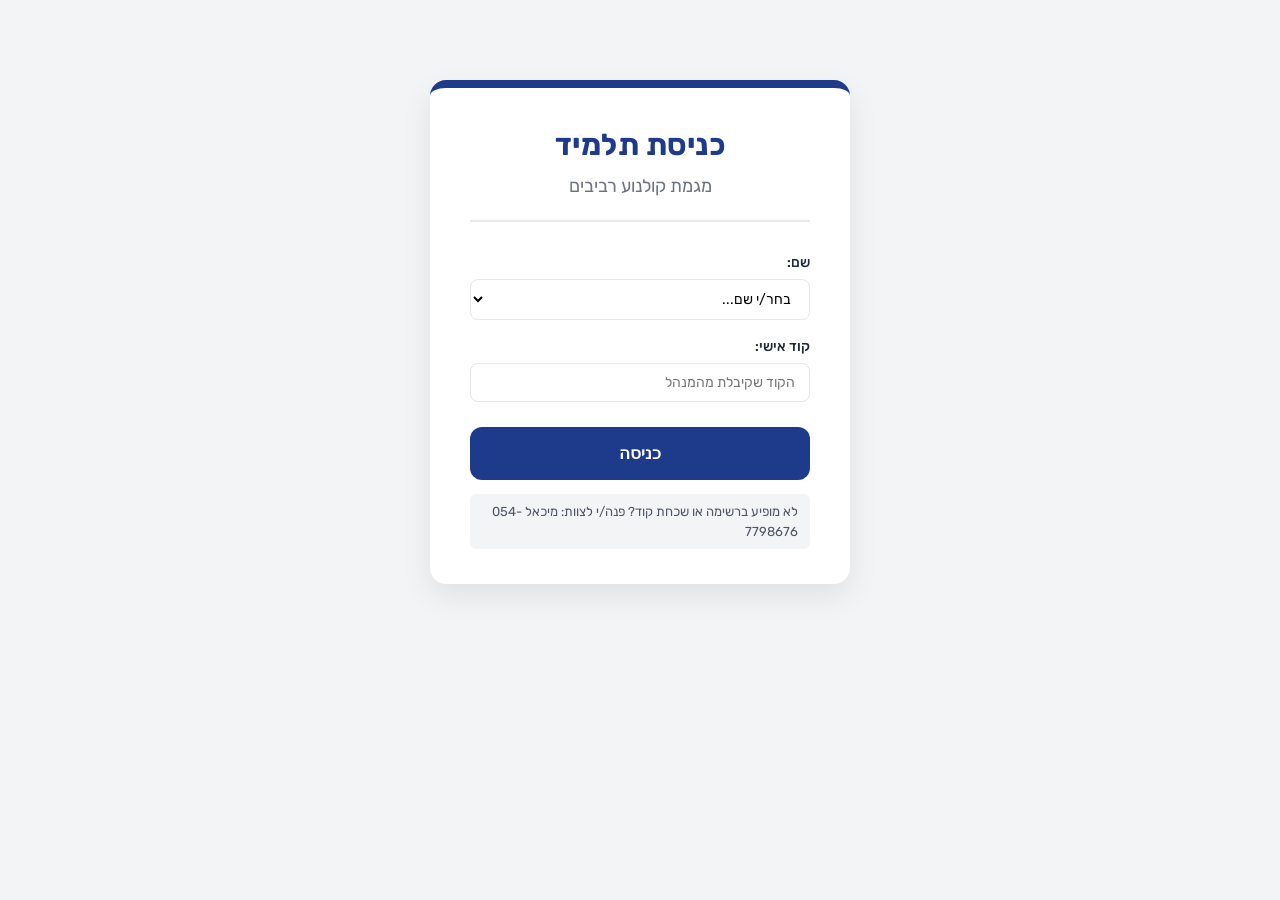
<file: index.html>
<!DOCTYPE html>
<html lang="he" dir="rtl">
<head>
<meta charset="UTF-8">
<meta name="viewport" content="width=device-width, initial-scale=1.0, maximum-scale=1.0, user-scalable=yes">
<title>טופס השאלת ציוד – מגמת קולנוע רביבים</title>
<link href="https://fonts.googleapis.com/css2?family=Rubik:wght@300;400;500;600;700&display=swap" rel="stylesheet">
<link rel="stylesheet" href="css/style.css">
</head>
<body>

<!-- מסך כניסה -->
<div class="container login-box" id="loginScreen">
  <div class="header-section">
    <h1>כניסת תלמיד</h1>
    <h2>מגמת קולנוע רביבים</h2>
  </div>
  <div class="form-group">
    <label>שם:</label>
    <select id="loginName">
      <option value="" selected>בחר/י שם...</option>
    </select>
  </div>
  <div class="form-group">
    <label>קוד אישי:</label>
    <input type="password" id="loginCode" placeholder="הקוד שקיבלת מהמנהל" inputmode="numeric">
  </div>
  <div id="loginError" class="note" style="display:none; color:#991b1b; background:#fee2e2;"></div>
  <button class="btn" id="btnLogin">כניסה</button>
  <p class="note" style="margin-top:14px;">לא מופיע ברשימה או שכחת קוד? פנה/י לצוות: מיכאל 054-7798676</p>
</div>

<!-- המסך הראשי -->
<div class="container" id="mainScreen" style="display:none;">

  <div class="header-section">
    <h1>טופס הזמנת ציוד</h1>
    <h2>מגמת קולנוע רביבים | תשפ״ו 2026</h2>
  </div>

  <div class="flex-row" style="align-items:center;">
    <div style="flex:1;">שלום, <strong id="welcomeName"></strong> (<span id="welcomeClass"></span>)</div>
    <button class="btn btn-secondary btn-small" id="btnLogout">התנתקות</button>
  </div>

  <!-- האזהרות והסנקציות שלי -->
  <div class="equipment-category">
    <div class="category-header">⚠️ האזהרות והסנקציות שלי</div>
    <div style="padding:16px;" id="mySanctionsBox">
      <p class="note">טוען...</p>
    </div>
  </div>

  <!-- הבקשות שלי -->
  <div class="equipment-category">
    <div class="category-header">📋 הבקשות שלי</div>
    <div style="padding:16px;" id="myRequests">
      <p class="note">טוען...</p>
    </div>
  </div>

  <hr>

  <!-- פרטי ההפקה -->
  <div class="flex-row">
    <div class="flex-col">
      <div class="section-title">פרטי ההפקה</div>
      <div class="form-group">
        <label>טלפון ליצירת קשר:</label>
        <input type="tel" id="phone" placeholder="05X-XXXXXXX">
      </div>
    </div>
    <div class="flex-col">
      <div class="section-title">מועדי שאלה</div>
      <div class="form-group">
        <label>תאריך ושעת איסוף:</label>
        <input type="datetime-local" id="pickup">
      </div>
      <div class="form-group">
        <label>תאריך ושעת החזרה:</label>
        <input type="datetime-local" id="returnDate">
      </div>
      <div class="note"><strong>צוות אחראי:</strong> מיכאל 054-7798676 | גוש עציון 23, ראשל״צ</div>
    </div>
  </div>

  <div id="equipmentContainer"></div>

  <div class="flex-row" style="margin-top: 10px;">
    <div class="flex-col" style="flex:1;">
      <div class="form-group">
        <label>הערות נוספות / בקשות מיוחדות:</label>
        <input type="text" id="notes" placeholder="לדוגמה: עדשה נוספת, כבל מיוחד...">
      </div>
    </div>
  </div>

  <div class="equip-item" style="border:1px solid var(--border); padding:14px; align-items:flex-start;">
    <input type="checkbox" id="agreeRules" style="margin-top:3px;">
    <label for="agreeRules" style="font-weight:500;">
      קראתי את <a href="#" id="rulesLink" target="_blank">תקנון השאלת ציוד</a> ואני מתחייב/ת לפעול לפיו.
      ידוע לי שהפרת התקנון עלולה לגרור אזהרה או השעיה מהשאלת ציוד.
    </label>
  </div>

  <div id="suspendedNotice" class="note" style="display:none; color:#991b1b; background:#fee2e2; margin-top:14px;"></div>
  <div id="submitError" class="note" style="display:none; color:#991b1b; background:#fee2e2;"></div>
  <button class="btn" id="btnSubmit">📤 שליחת בקשה</button>
</div>

<script src="config.js"></script>
<script src="js/items.js"></script>
<script src="js/github-api.js"></script>
<script src="js/availability.js"></script>
<script>
const LS_STUDENT = "kolnoa_student";
const LS_MY_REQUESTS = "kolnoa_my_requests";

let inventory = {};
let bookings = [];
let sanctions = [];
let student = null;

function studentKeyOf(name, code) {
  return (name.trim().replace(/\s+/g, "-") + "_" + code.trim());
}

// מציג תאריכים בפורמט יום/חודש/שנה, במקום ISO גולמי (YYYY-MM-DD).
function fmtDate(iso) {
  if (!iso) return "";
  const [y, m, d] = iso.slice(0, 10).split("-");
  return `${d}.${m}.${y}`;
}

function loadMyRequestIds() {
  try { return JSON.parse(localStorage.getItem(LS_MY_REQUESTS) || "[]"); } catch (e) { return []; }
}
function saveMyRequestId(num) {
  const list = loadMyRequestIds();
  if (!list.includes(num)) { list.push(num); localStorage.setItem(LS_MY_REQUESTS, JSON.stringify(list)); }
}

async function init() {
  const saved = localStorage.getItem(LS_STUDENT);
  if (saved) {
    student = JSON.parse(saved);
    showMain();
  } else {
    await populateStudentSelect();
    document.getElementById("loginScreen").style.display = "block";
  }
}

async function populateStudentSelect() {
  const res = await fetch("data/students.json");
  const data = await res.json();
  const sel = document.getElementById("loginName");
  data.students.forEach(s => {
    const opt = document.createElement("option");
    opt.value = JSON.stringify(s);
    opt.textContent = `${s.name} (${s.class})`;
    sel.appendChild(opt);
  });
  window._studentsList = data.students;
}

document.getElementById("btnLogin").addEventListener("click", async () => {
  const sel = document.getElementById("loginName");
  const code = document.getElementById("loginCode").value.trim();
  const err = document.getElementById("loginError");
  err.style.display = "none";

  if (!sel.value) { err.textContent = "יש לבחור שם."; err.style.display = "block"; return; }
  const chosen = JSON.parse(sel.value);

  if (!window._studentsList) await populateStudentSelect();
  const match = window._studentsList.find(s => s.name === chosen.name && s.code === code);
  if (!match) {
    err.textContent = "קוד שגוי. נסה/י שוב או פנה/י למנהל.";
    err.style.display = "block";
    return;
  }
  student = match;
  localStorage.setItem(LS_STUDENT, JSON.stringify(student));
  showMain();
});

document.getElementById("btnLogout").addEventListener("click", () => {
  localStorage.removeItem(LS_STUDENT);
  location.reload();
});

async function showMain() {
  document.getElementById("loginScreen").style.display = "none";
  document.getElementById("mainScreen").style.display = "block";
  document.getElementById("welcomeName").textContent = student.name;
  document.getElementById("welcomeClass").textContent = student.class;

  document.getElementById("rulesLink").href = RULES_DOC_URL;

  renderEquipment();
  await loadData();
  renderMySanctions();
  await renderMyRequests();
  checkSuspension();

  document.getElementById("pickup").addEventListener("change", updateAvailability);
  document.getElementById("returnDate").addEventListener("change", updateAvailability);
}

async function loadData() {
  const [invRes, bookRes, sancRes] = await Promise.all([
    fetch("data/inventory.json"),
    fetch("data/bookings.json"),
    fetch("data/sanctions.json")
  ]);
  inventory = await invRes.json();
  bookings = await bookRes.json();
  sanctions = await sancRes.json();
}

const SANCTION_CATEGORY_LABELS = {
  late_same_day: "איחור בהחזרה באותו יום",
  late_over_day: "איחור בהחזרה של יום ומעלה",
  damage: "נזק לציוד מרשלנות",
  loss: "אובדן ציוד",
  unauthorized_transfer: "העברת ציוד ללא אישור",
  other: "אחר"
};

// לפי הערת השוליים בסעיף 5.1: מעבר ל-3 אזהרות בשנת הלימודים -> יש לשקול הגבלה.
function schoolYearStart() {
  const now = new Date();
  const year = now.getMonth() >= 7 ? now.getFullYear() : now.getFullYear() - 1; // אוגוסט = תחילת שנה"ל
  return new Date(year, 7, 1);
}

function mySanctionsList() {
  const key = studentKeyOf(student.name, student.code);
  return sanctions.filter(s => s.studentKey === key);
}

function renderMySanctions() {
  const box = document.getElementById("mySanctionsBox");
  const mine = mySanctionsList();

  const start = schoolYearStart();
  const warningCount = mine.filter(s => s.type === "warning" && s.issuedAt && new Date(s.issuedAt) >= start).length;
  const counterHtml = `<div class="note" style="margin-bottom:12px; ${warningCount >= 3 ? "color:#991b1b; background:#fee2e2;" : "color:#6b7280; background:#f3f4f6;"}">
    ${warningCount}/3 אזהרות בשנת הלימודים הנוכחית${warningCount >= 3 ? " — עברת את המכסה, ייתכן שתידרש/י לפנייה למנהל" : ""}.
  </div>`;

  if (mine.length === 0) {
    box.innerHTML = counterHtml + `<p class="note">אין לך אזהרות או סנקציות רשומות. 🎉</p>`;
    return;
  }

  const sorted = [...mine].sort((a, b) => (b.issuedAt || "").localeCompare(a.issuedAt || ""));
  box.innerHTML = counterHtml + sorted.map(s => {
    const active = s.type === "suspension" && (!s.until || s.until >= todayLocalISO());
    return `<div class="request-card" ${active ? 'style="border-color:#991b1b;"' : ""}>
      <div class="top-row">
        <span>${s.type === "suspension" ? "⛔ השעיה" : "⚠️ אזהרה"}${active ? " (פעילה)" : ""}${s.until ? " — עד " + fmtDate(s.until) : ""}</span>
        <span class="note" style="padding:2px 6px;">${s.issuedAt ? new Date(s.issuedAt).toLocaleDateString("he-IL") : ""}</span>
      </div>
      <div style="margin-top:6px; font-size:13px;">
        ${SANCTION_CATEGORY_LABELS[s.category] || ""}${s.amount ? ` — לתשלום: ₪${s.amount}` : ""}${s.reason ? " — " + s.reason : ""}
      </div>
    </div>`;
  }).join("");
}

// תאריך "היום" לפי השעון המקומי (לא UTC) — כדי שהשעיה תיפתח בדיוק בחצות
// המקומית, ולא שעתיים-שלוש מאוחר יותר בגלל הפרש UTC.
function todayLocalISO() {
  const d = new Date();
  return new Date(d.getTime() - d.getTimezoneOffset() * 60000).toISOString().slice(0, 10);
}

function activeSuspension() {
  const key = studentKeyOf(student.name, student.code);
  const today = todayLocalISO();
  return sanctions.find(s => s.studentKey === key && s.type === "suspension" && (!s.until || s.until >= today));
}

function checkSuspension() {
  const notice = document.getElementById("suspendedNotice");
  const susp = activeSuspension();
  const submitBtn = document.getElementById("btnSubmit");
  if (susp) {
    notice.style.display = "block";
    notice.textContent = `⛔ יש לך השעיה פעילה מהשאלת ציוד${susp.until ? " עד " + fmtDate(susp.until) : ""}. סיבה: ${susp.reason || "—"}. לפנייה: מיכאל 054-7798676.`;
    submitBtn.disabled = true;
  } else {
    notice.style.display = "none";
    submitBtn.disabled = false;
  }
}

function renderEquipment() {
  const container = document.getElementById("equipmentContainer");
  container.innerHTML = "";
  EQUIPMENT_CATALOG.forEach(cat => {
    const catDiv = document.createElement("div");
    catDiv.className = "equipment-category";
    catDiv.innerHTML = `<div class="category-header">${cat.title}</div><div class="equipment-grid" id="grid_${cat.category}"></div>`;
    container.appendChild(catDiv);
    const grid = catDiv.querySelector(".equipment-grid");
    cat.items.forEach(item => {
      const div = document.createElement("div");
      div.className = "equip-item";
      div.id = "row_" + item.id;
      div.innerHTML = `
        <input type="checkbox" id="chk_${item.id}">
        <label for="chk_${item.id}">${item.name}</label>
        ${item.qtyField ? `<input type="number" class="qty-input" id="qty_${item.id}" min="1" value="1">` : ""}
        <span class="avail-note" id="avail_${item.id}"></span>
      `;
      grid.appendChild(div);
    });
  });
}

function updateAvailability() {
  const pickup = document.getElementById("pickup").value;
  const ret = document.getElementById("returnDate").value;
  EQUIPMENT_CATALOG.forEach(cat => cat.items.forEach(item => {
    const row = document.getElementById("row_" + item.id);
    const noteEl = document.getElementById("avail_" + item.id);
    const chk = document.getElementById("chk_" + item.id);
    const qtyInput = document.getElementById("qty_" + item.id);
    if (!pickup || !ret) { row.classList.remove("unavailable"); noteEl.textContent = ""; return; }

    const avail = availableQtyForItem(inventory, bookings, item.id, pickup, ret);
    row.classList.toggle("unavailable", avail <= 0);
    noteEl.className = "avail-note" + (avail <= 0 ? " none" : (avail <= 1 ? " low" : ""));
    noteEl.textContent = avail <= 0 ? "לא זמין בתאריכים אלו" : `זמין: ${avail}`;
    if (avail <= 0) { chk.checked = false; chk.disabled = true; } else { chk.disabled = false; }
    if (qtyInput) qtyInput.max = avail > 0 ? avail : 1;
  }));
}

function collectSelectedItems() {
  const items = [];
  EQUIPMENT_CATALOG.forEach(cat => cat.items.forEach(item => {
    const chk = document.getElementById("chk_" + item.id);
    if (chk && chk.checked) {
      const qtyInput = document.getElementById("qty_" + item.id);
      items.push({ id: item.id, name: item.name, qty: qtyInput ? Math.max(1, parseInt(qtyInput.value || "1", 10)) : 1 });
    }
  }));
  return items;
}

document.getElementById("btnSubmit").addEventListener("click", async () => {
  const errEl = document.getElementById("submitError");
  errEl.style.display = "none";

  const pickup = document.getElementById("pickup").value;
  const returnDate = document.getElementById("returnDate").value;
  const phone = document.getElementById("phone").value.trim();
  const notes = document.getElementById("notes").value.trim();
  const items = collectSelectedItems();

  if (!pickup || !returnDate) { errEl.textContent = "נא למלא תאריך ושעת איסוף והחזרה."; errEl.style.display = "block"; return; }
  if (new Date(returnDate) <= new Date(pickup)) { errEl.textContent = "תאריך ההחזרה חייב להיות אחרי תאריך האיסוף."; errEl.style.display = "block"; return; }
  if (items.length === 0) { errEl.textContent = "נא לבחור לפחות פריט ציוד אחד."; errEl.style.display = "block"; return; }
  if (activeSuspension()) { errEl.textContent = "יש לך השעיה פעילה — לא ניתן לשלוח בקשה. פנה/י למנהל."; errEl.style.display = "block"; return; }
  if (!document.getElementById("agreeRules").checked) { errEl.textContent = "יש לאשר שקראת את התקנון לפני שליחת הבקשה."; errEl.style.display = "block"; return; }

  const key = studentKeyOf(student.name, student.code);
  const agreedAt = new Date().toISOString();
  const itemsList = items.map(i => `- ${i.name}${i.qty > 1 ? " × " + i.qty : ""}`).join("\n");
  const title = `בקשת ציוד – ${student.name} (${student.class}) – ${pickup.replace("T", " ")}`;
  const body = [
    `**שם:** ${student.name}`,
    `**כיתה:** ${student.class}`,
    `**טלפון:** ${phone || "—"}`,
    `**איסוף:** ${pickup.replace("T", " ")}`,
    `**החזרה:** ${returnDate.replace("T", " ")}`,
    `**ציוד מבוקש:**`,
    itemsList,
    notes ? `**הערות:** ${notes}` : "",
    `✍️ ${student.name} אישר/ה בתאריך ${agreedAt} שקרא/ה את התקנון ומתחייב/ת לפעול לפיו.`,
    ``,
    `<!-- studentKey:${key} -->`,
    "```json",
    JSON.stringify({ studentKey: key, name: student.name, class: student.class, phone, pickup, return: returnDate, items, notes, agreedToRules: true, agreedAt }, null, 2),
    "```"
  ].filter(Boolean).join("\n\n");

  document.getElementById("btnSubmit").disabled = true;
  document.getElementById("btnSubmit").textContent = "שולח...";
  try {
    const issue = await createRequestIssue(GITHUB_BOT_TOKEN, { title, body });
    saveMyRequestId(issue.number);
    await renderMyRequests();
    document.getElementById("pickup").value = "";
    document.getElementById("returnDate").value = "";
    document.getElementById("notes").value = "";
    document.getElementById("agreeRules").checked = false;
    EQUIPMENT_CATALOG.forEach(cat => cat.items.forEach(item => {
      const chk = document.getElementById("chk_" + item.id);
      if (chk) chk.checked = false;
    }));
    alert(`הבקשה נשלחה בהצלחה! מספר בקשה #${issue.number}. תקבל/י עדכון כשהיא תיבדק.`);
  } catch (e) {
    errEl.textContent = "שגיאה בשליחת הבקשה: " + e.message;
    errEl.style.display = "block";
  } finally {
    document.getElementById("btnSubmit").disabled = false;
    document.getElementById("btnSubmit").textContent = "📤 שליחת בקשה";
  }
});

function statusOf(issue) {
  const labels = (issue.labels || []).map(l => (typeof l === "string" ? l : l.name));
  if (labels.includes("returned")) return { text: "הוחזר", cls: "status-returned" };
  if (labels.includes("rejected")) return { text: "נדחה", cls: "status-rejected" };
  if (labels.includes("approved")) return { text: "אושר ✅", cls: "status-approved" };
  return { text: "ממתין לאישור", cls: "status-pending" };
}

function showPickupForm(number) {
  const el = document.getElementById("pickupForm_" + number);
  if (el) el.style.display = el.style.display === "none" ? "block" : "none";
}

async function submitPickup(number) {
  const roles = ["director", "producer", "cinematographer", "editor", "sound"];
  const names = {};
  roles.forEach(r => { names[r] = document.getElementById(`pu_${r}_${number}`).value.trim(); });
  const agree4 = document.getElementById(`pu_agree4_${number}`).checked;

  if (!agree4) { alert('יש לאשר שכל חברי הצוות הנוכחים קראו את חלק ד׳ של התקנון.'); return; }

  const roleLabels = { director: "במאי/ת", producer: "מפיק/ה", cinematographer: "צלם/ת", editor: "עורך/ת", sound: "סאונדמן/ית" };
  const rosterLines = roles.filter(r => names[r]).map(r => `- ${roleLabels[r]}: ${names[r]}`).join("\n") || "(לא צוינו שמות נוספים)";
  const now = new Date().toISOString();

  try {
    await createIssueComment(GITHUB_BOT_TOKEN, number, [
      `✍️ ${student.name} אישר/ה איסוף בפועל בתאריך ${now}, ומתחייב/ת לתקנון השאלת הציוד.`,
      ``,
      `חלק ד' (נהלים בזמן ההפקה) — הצוות הבא אישר קריאה והבנה:`,
      rosterLines
    ].join("\n"));
    await addIssueLabels(GITHUB_BOT_TOKEN, number, ["picked_up"]);
    await renderMyRequests();
  } catch (e) {
    alert("שגיאה באישור האיסוף: " + e.message);
  }
}

async function renderMyRequests() {
  const box = document.getElementById("myRequests");
  const key = studentKeyOf(student.name, student.code);
  let issues = [];
  try {
    const res = await searchMyIssues(GITHUB_BOT_TOKEN, key);
    issues = res.items || [];
  } catch (e) {
    issues = [];
  }

  // ה-Search API לפעמים לוקח כמה שניות עד שהוא מאנדקס issue שנוצר הרגע —
  // נשלים ידנית לפי המספרים שכבר נשמרו בדפדפן, כדי שבקשה שרק נשלחה תופיע מיד.
  const known = new Set(issues.map(i => i.number));
  for (const num of loadMyRequestIds()) {
    if (known.has(num)) continue;
    try {
      issues.push(await getIssue(GITHUB_BOT_TOKEN, num));
      known.add(num);
    } catch (e2) {}
  }
  issues.forEach(i => saveMyRequestId(i.number));

  if (issues.length === 0) {
    box.innerHTML = `<p class="note">עדיין לא שלחת בקשות.</p>`;
    return;
  }
  issues.sort((a, b) => b.number - a.number);
  box.innerHTML = issues.map(i => {
    const s = statusOf(i);
    const labels = (i.labels || []).map(l => (typeof l === "string" ? l : l.name));
    const needsPickupConfirm = labels.includes("approved") && !labels.includes("picked_up");
    return `<div class="request-card"><div class="top-row">
      <span>בקשה #${i.number} — ${new Date(i.created_at).toLocaleDateString("he-IL")}</span>
      <span class="status-badge ${s.cls}">${s.text}</span>
    </div>
    ${needsPickupConfirm ? `
      <button class="btn btn-small btn-secondary" style="margin-top:8px;" onclick="showPickupForm(${i.number})">✍️ אישור איסוף בפועל</button>
      <div id="pickupForm_${i.number}" style="display:none; margin-top:12px; padding:12px; background:#f9fafb; border-radius:8px; border:1px solid var(--border);">
        <p class="note" style="margin-bottom:10px;">חלק ד׳ בתקנון (נהלים בזמן ההפקה) מחייב אישור מכל חברי ההפקה. מי שנוכח/ת — נא למלא שם:</p>
        <div class="form-group"><label>במאי/ת:</label><input type="text" id="pu_director_${i.number}"></div>
        <div class="form-group"><label>מפיק/ה:</label><input type="text" id="pu_producer_${i.number}" value="${student.name}"></div>
        <div class="form-group"><label>צלם/ת:</label><input type="text" id="pu_cinematographer_${i.number}"></div>
        <div class="form-group"><label>עורך/ת:</label><input type="text" id="pu_editor_${i.number}"></div>
        <div class="form-group"><label>סאונדמן/ית:</label><input type="text" id="pu_sound_${i.number}"></div>
        <div class="equip-item" style="border:1px solid var(--border); align-items:flex-start;">
          <input type="checkbox" id="pu_agree4_${i.number}" style="margin-top:3px;">
          <label for="pu_agree4_${i.number}">כל חברי הצוות שצוינו למעלה קראו את <a href="${RULES_DOC_URL}" target="_blank">חלק ד׳ של התקנון</a> (בטיחות ונהלים בזמן ההפקה) ומאשרים הבנה והתחייבות.</label>
        </div>
        <button class="btn btn-small" style="margin-top:10px;" onclick="submitPickup(${i.number})">✅ אישור וחתימה סופית</button>
      </div>` : ""}
    </div>`;
  }).join("");
}

init();
</script>
</body>
</html>
</file>
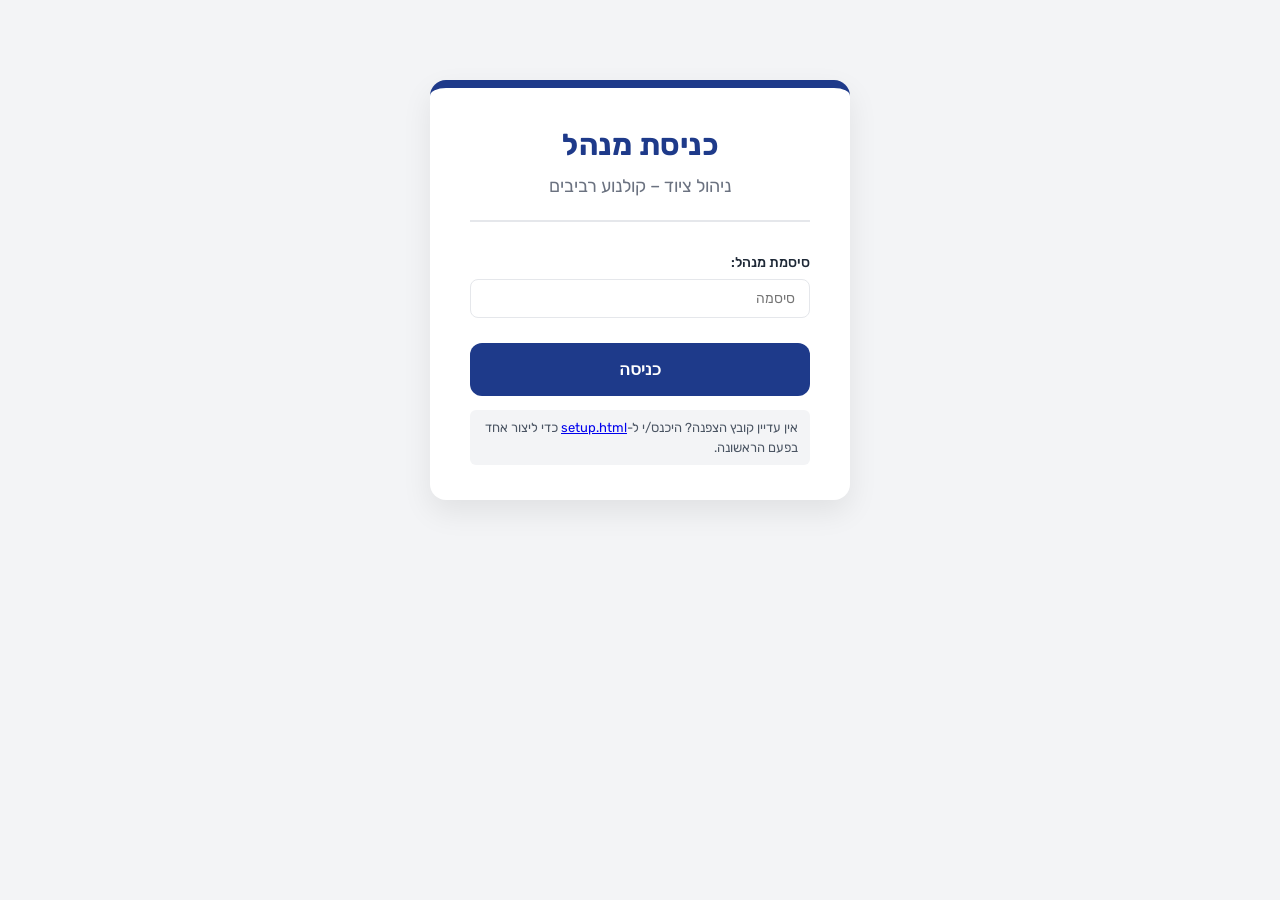
<file: admin.html>
<!DOCTYPE html>
<html lang="he" dir="rtl">
<head>
<meta charset="UTF-8">
<meta name="viewport" content="width=device-width, initial-scale=1.0">
<title>פאנל ניהול ציוד – קולנוע רביבים</title>
<link href="https://fonts.googleapis.com/css2?family=Rubik:wght@300;400;500;600;700&display=swap" rel="stylesheet">
<link rel="stylesheet" href="css/style.css">
</head>
<body>

<div class="container login-box" id="loginScreen">
  <div class="header-section">
    <h1>כניסת מנהל</h1>
    <h2>ניהול ציוד – קולנוע רביבים</h2>
  </div>
  <div class="form-group">
    <label>סיסמת מנהל:</label>
    <input type="password" id="adminPassword" placeholder="סיסמה">
  </div>
  <div id="loginError" class="note" style="display:none; color:#991b1b; background:#fee2e2;"></div>
  <button class="btn" id="btnUnlock">כניסה</button>
  <p class="note" style="margin-top:14px;">אין עדיין קובץ הצפנה? היכנס/י ל-<a href="setup.html">setup.html</a> כדי ליצור אחד בפעם הראשונה.</p>
</div>

<div class="container" id="mainScreen" style="display:none; max-width:1100px;">
  <div class="header-section">
    <h1>פאנל ניהול ציוד</h1>
    <h2>קולנוע רביבים</h2>
  </div>

  <div class="flex-row" id="kpiRow" style="margin-bottom:20px;"></div>

  <div class="equipment-category">
    <div class="category-header">📅 יומן איסופים והחזרות</div>
    <div style="padding:16px;" id="calendarBox"><p class="note">טוען...</p></div>
  </div>

  <div class="equipment-category">
    <div class="category-header">🕒 בקשות ממתינות לאישור</div>
    <div style="padding:16px;" id="pendingList"><p class="note">טוען...</p></div>
  </div>

  <div class="equipment-category">
    <div class="category-header">📦 ציוד שיצא (ממתין להחזרה)</div>
    <div style="padding:16px;" id="approvedList"><p class="note">טוען...</p></div>
  </div>

  <div class="equipment-category">
    <div class="category-header">⚠️ אזהרות וסנקציות</div>
    <div style="padding:16px;">
      <div class="flex-row" style="margin-bottom:0;">
        <div class="flex-col">
          <div class="form-group">
            <label>תלמיד/ה:</label>
            <select id="sanctionStudent"></select>
          </div>
          <div class="form-group">
            <label>עילה (לפי <a href="#" id="rulesLinkAdmin" target="_blank">תקנון השאלת ציוד</a>, סעיף 5):</label>
            <select id="sanctionCategory">
              <option value="late_same_day">5.1 — איחור בהחזרה באותו יום (אזהרה, עד 3 בשנה)</option>
              <option value="late_over_day">5.1 — איחור בהחזרה של יום ומעלה (השעיה 2 שבועות–חודשיים)</option>
              <option value="damage">5.2 — נזק לציוד מרשלנות (חיוב כספי)</option>
              <option value="loss">5.2 — אובדן ציוד (חיוב כספי)</option>
              <option value="unauthorized_transfer">5.3 — העברת ציוד לתלמיד/ה אחר/ת ללא אישור וטופס</option>
              <option value="other">אחר</option>
            </select>
          </div>
          <div class="form-group">
            <label>סוג בפועל:</label>
            <select id="sanctionType">
              <option value="warning">אזהרה</option>
              <option value="suspension">השעיה מהשאלת ציוד</option>
            </select>
          </div>
          <div class="form-group">
            <label>עד תאריך (רק להשעיה, אפשר להשאיר ריק = עד ביטול):</label>
            <input type="date" id="sanctionUntil">
          </div>
          <div class="form-group">
            <label>סכום לחיוב (₪, רלוונטי לנזק/אובדן — אפשר להשאיר ריק):</label>
            <input type="number" id="sanctionAmount" min="0" placeholder="0">
          </div>
          <div class="form-group">
            <label>פירוט נוסף:</label>
            <input type="text" id="sanctionReason" placeholder="לדוגמה: החזיר יום אחרי המועד שסוכם">
          </div>
          <button class="btn btn-small" id="btnAddSanction">➕ הוסף</button>
        </div>
        <div class="flex-col">
          <div class="section-title">היסטוריה</div>
          <div id="sanctionsList"><p class="note">טוען...</p></div>
        </div>
      </div>
    </div>
  </div>

  <div class="equipment-category">
    <div class="category-header">🧰 מלאי ציוד</div>
    <div style="padding:16px;" id="inventoryEditor"><p class="note">טוען...</p></div>
    <div style="padding:0 16px 16px;">
      <button class="btn btn-secondary" id="btnSaveInventory">💾 שמור שינויי מלאי</button>
      <div id="inventoryMsg" class="note" style="display:none; margin-top:10px;"></div>
    </div>
  </div>
</div>

<script src="config.js"></script>
<script src="js/items.js"></script>
<script src="js/crypto.js"></script>
<script src="js/github-api.js"></script>
<script>
let adminToken = null;
let inventoryData = {};
let inventorySha = null;
let studentsList = [];
let sanctionsData = [];
let sanctionActionInProgress = false;

function studentKeyOf(name, code) {
  return (name.trim().replace(/\s+/g, "-") + "_" + code.trim());
}

// מציג תאריכים בפורמט יום/חודש/שנה, במקום ISO גולמי (YYYY-MM-DD).
function fmtDate(iso) {
  if (!iso) return "";
  const [y, m, d] = iso.slice(0, 10).split("-");
  return `${d}.${m}.${y}`;
}
function fmtDateTime(iso) {
  if (!iso) return "";
  const [datePart, timePart] = iso.split("T");
  const time = timePart ? timePart.slice(0, 5) : "";
  return fmtDate(datePart) + (time ? " " + time : "");
}

document.getElementById("btnUnlock").addEventListener("click", async () => {
  const pw = document.getElementById("adminPassword").value;
  const err = document.getElementById("loginError");
  err.style.display = "none";
  try {
    const res = await fetch("data/admin-auth.json");
    if (!res.ok) throw new Error("קובץ data/admin-auth.json לא נמצא. הרץ setup.html קודם.");
    const blob = await res.json();
    adminToken = await decryptSecret(pw, blob);
    document.getElementById("loginScreen").style.display = "none";
    document.getElementById("mainScreen").style.display = "block";
    await loadAll();
  } catch (e) {
    err.textContent = "סיסמה שגויה או שגיאה: " + e.message;
    err.style.display = "block";
  }
});

async function loadAll() {
  document.getElementById("rulesLinkAdmin").href = RULES_DOC_URL;
  await Promise.all([renderPending(), renderApproved()]);
  renderDashboard();
  await Promise.all([loadInventoryEditor(), loadSanctions()]);
}

function itemsSummary(items) {
  return (items || []).map(i => `${i.name || i.id}${i.qty > 1 ? " ×" + i.qty : ""}`).join(", ");
}

function parsePayload(issueBody) {
  const m = issueBody.match(/```json\s*([\s\S]*?)```/);
  if (!m) return null;
  try { return JSON.parse(m[1]); } catch (e) { return null; }
}

let pendingIssues = [];
let approvedIssues = [];

async function renderPending() {
  const box = document.getElementById("pendingList");
  const issues = await listIssuesByLabel(adminToken, "pending", "open");
  pendingIssues = issues;
  if (issues.length === 0) { box.innerHTML = `<p class="note">אין בקשות ממתינות.</p>`; return; }
  let sancList = [];
  try { sancList = await (await fetch("data/sanctions.json")).json(); } catch (e) {}
  box.innerHTML = issues.map(issue => {
    const p = parsePayload(issue.body) || {};
    const studentSanctions = sancList.filter(s => s.studentKey === p.studentKey);
    return `<div class="request-card" id="pending_${issue.number}">
      <div class="top-row">
        <span><strong>#${issue.number}</strong> ${p.name || ""} (${p.class || ""}) — ${p.phone || ""}</span>
        <span class="status-badge status-pending">ממתין</span>
      </div>
      ${studentSanctions.length ? `<div class="note" style="color:#92400e; background:#fef3c7; margin-top:6px;">⚠️ ${studentSanctions.length} רשומות אזהרה/השעיה לתלמיד/ה זו</div>` : ""}
      ${!p.agreedToRules ? `<div class="note" style="color:#991b1b; background:#fee2e2; margin-top:6px;">⚠️ לא נמצא אישור תקנון בבקשה זו</div>` : ""}
      <div style="margin-top:8px; font-size:14px;">
        📅 ${fmtDateTime(p.pickup)} → ${fmtDateTime(p.return)}<br>
        🎬 ${itemsSummary(p.items)}
        ${p.notes ? `<br>📝 ${p.notes}` : ""}
      </div>
      <div style="margin-top:10px; display:flex; gap:8px;">
        <button class="btn btn-small" onclick="decide(${issue.number}, 'approved')">✅ אשר</button>
        <button class="btn btn-small btn-danger" onclick="decide(${issue.number}, 'rejected')">❌ דחה</button>
        <a class="btn btn-small btn-secondary" href="https://github.com/${GITHUB_OWNER}/${GITHUB_REPO}/issues/${issue.number}" target="_blank" style="text-decoration:none; display:inline-flex; align-items:center;">פתח ב-GitHub</a>
      </div>
    </div>`;
  }).join("");
}

async function renderApproved() {
  const box = document.getElementById("approvedList");
  const issues = await listIssuesByLabel(adminToken, "approved", "open");
  approvedIssues = issues;
  if (issues.length === 0) { box.innerHTML = `<p class="note">אין ציוד בחוץ כרגע.</p>`; return; }
  const now = new Date();
  box.innerHTML = issues.map(issue => {
    const p = parsePayload(issue.body) || {};
    const overdue = p.return && new Date(p.return) < now;
    const labels = (issue.labels || []).map(l => (typeof l === "string" ? l : l.name));
    const pickedUp = labels.includes("picked_up");
    return `<div class="request-card" id="approved_${issue.number}">
      <div class="top-row">
        <span><strong>#${issue.number}</strong> ${p.name || ""} (${p.class || ""})</span>
        <span class="status-badge ${overdue ? "status-rejected" : "status-approved"}">${overdue ? "⏰ באיחור" : "אושר"}</span>
      </div>
      <div style="margin-top:8px; font-size:14px;">
        📅 ${fmtDateTime(p.pickup)} → ${fmtDateTime(p.return)}<br>
        🎬 ${itemsSummary(p.items)}
        ${pickedUp ? "<br>✍️ התלמיד/ה אישר/ה איסוף בפועל" : "<br>⏳ טרם אושר איסוף בפועל ע\"י התלמיד/ה"}
      </div>
      <div style="margin-top:10px;">
        <button class="btn btn-small btn-secondary" onclick="decide(${issue.number}, 'returned')">📦 סמן כהוחזר</button>
      </div>
    </div>`;
  }).join("");
}

async function decide(number, label) {
  try {
    await setIssueLabels(adminToken, number, [label]);
    await loadAll();
  } catch (e) {
    alert("שגיאה: " + e.message);
  }
}

function renderDashboard() {
  const now = new Date();
  const overdueCount = approvedIssues.filter(issue => {
    const p = parsePayload(issue.body) || {};
    return p.return && new Date(p.return) < now;
  }).length;

  document.getElementById("kpiRow").innerHTML = `
    <div class="kpi-card"><div class="num">${pendingIssues.length}</div><div class="label">בקשות ממתינות</div></div>
    <div class="kpi-card"><div class="num">${approvedIssues.length}</div><div class="label">ציוד בחוץ</div></div>
    <div class="kpi-card ${overdueCount ? "danger" : ""}"><div class="num">${overdueCount}</div><div class="label">באיחור החזרה</div></div>
  `;

  const events = [];
  pendingIssues.forEach(issue => {
    const p = parsePayload(issue.body) || {};
    if (p.pickup) events.push({ date: p.pickup, type: "pickup", tentative: true, name: p.name, class: p.class, items: itemsSummary(p.items), number: issue.number });
  });
  approvedIssues.forEach(issue => {
    const p = parsePayload(issue.body) || {};
    if (p.pickup) events.push({ date: p.pickup, type: "pickup", tentative: false, name: p.name, class: p.class, items: itemsSummary(p.items), number: issue.number });
    if (p.return) events.push({ date: p.return, type: "return", tentative: false, name: p.name, class: p.class, items: itemsSummary(p.items), number: issue.number, overdue: new Date(p.return) < now });
  });

  events.sort((a, b) => new Date(a.date) - new Date(b.date));

  const box = document.getElementById("calendarBox");
  if (events.length === 0) { box.innerHTML = `<p class="note">אין אירועים קרובים.</p>`; return; }

  const byDay = {};
  events.forEach(e => {
    const day = e.date.slice(0, 10);
    (byDay[day] = byDay[day] || []).push(e);
  });

  box.innerHTML = Object.keys(byDay).sort().map(day => {
    const dayLabel = new Date(day).toLocaleDateString("he-IL", { weekday: "long", day: "numeric", month: "numeric" });
    const rows = byDay[day].map(e => {
      const time = e.date.slice(11, 16);
      const cls = e.overdue ? "overdue" : (e.type === "pickup" ? "pickup" : "return");
      const icon = e.type === "pickup" ? "🚗 איסוף" : "🔙 החזרה";
      return `<div class="cal-event ${cls}">
        <span class="time">${time}</span>
        <span>${icon}${e.tentative ? " (ממתין לאישור)" : ""} — <strong>#${e.number}</strong> ${e.name || ""} (${e.class || ""}) — ${e.items}</span>
      </div>`;
    }).join("");
    return `<div class="cal-day"><div class="cal-date">${dayLabel}</div>${rows}</div>`;
  }).join("");
}

async function loadInventoryEditor() {
  const res = await fetch("data/inventory.json");
  inventoryData = await res.json();
  delete inventoryData._comment;
  const box = document.getElementById("inventoryEditor");
  box.innerHTML = EQUIPMENT_CATALOG.map(cat => `
    <div style="margin-bottom:14px;">
      <div style="font-weight:600; color:var(--primary); margin-bottom:8px;">${cat.title}</div>
      <div class="equipment-grid">
        ${cat.items.map(item => `
          <div class="equip-item">
            <label for="inv_${item.id}" style="flex:1;">${item.name}</label>
            <input type="number" class="qty-input" id="inv_${item.id}" min="0" value="${inventoryData[item.id] ?? 0}">
          </div>`).join("")}
      </div>
    </div>`).join("");
}

document.getElementById("btnSaveInventory").addEventListener("click", async () => {
  const msg = document.getElementById("inventoryMsg");
  const newInventory = { _comment: "כמות המלאי בפועל לכל פריט — נערך דרך פאנל הניהול." };
  EQUIPMENT_CATALOG.forEach(cat => cat.items.forEach(item => {
    const el = document.getElementById("inv_" + item.id);
    newInventory[item.id] = Math.max(0, parseInt(el.value || "0", 10));
  }));

  try {
    // מביא sha נוכחי של הקובץ כדי לעדכן אותו (Contents API)
    const current = await ghRequest(repoPath("/contents/data/inventory.json"), { token: adminToken });
    const content = btoa(unescape(encodeURIComponent(JSON.stringify(newInventory, null, 2))));
    await ghRequest(repoPath("/contents/data/inventory.json"), {
      method: "PUT",
      token: adminToken,
      body: { message: "עדכון מלאי ציוד מפאנל הניהול", content, sha: current.sha }
    });
    msg.textContent = "✅ המלאי נשמר בהצלחה.";
    msg.style.display = "block";
    msg.style.color = "#166534";
  } catch (e) {
    msg.textContent = "❌ שגיאה בשמירה: " + e.message;
    msg.style.display = "block";
    msg.style.color = "#991b1b";
  }
});

async function loadSanctions() {
  const [studentsRes, sancRes] = await Promise.all([
    fetch("data/students.json"),
    fetch("data/sanctions.json")
  ]);
  studentsList = (await studentsRes.json()).students;
  sanctionsData = await sancRes.json();

  const sel = document.getElementById("sanctionStudent");
  sel.innerHTML = studentsList.map(s => `<option value="${studentKeyOf(s.name, s.code)}">${s.name} (${s.class})</option>`).join("");
  sel.addEventListener("change", updateWarningCounter);

  renderSanctionsList();
  updateWarningCounter();
}

const SANCTION_CATEGORY_LABELS = {
  late_same_day: "איחור באותו יום",
  late_over_day: "איחור של יום ומעלה",
  damage: "נזק לציוד מרשלנות",
  loss: "אובדן ציוד",
  unauthorized_transfer: "העברת ציוד ללא אישור",
  other: "אחר"
};

// לפי סעיף 5.1 בתקנון: איחור באותו יום = אזהרה, איחור של יום+ = השעיה.
document.getElementById("sanctionCategory").addEventListener("change", (e) => {
  const map = { late_same_day: "warning", late_over_day: "suspension", damage: "warning", loss: "warning", unauthorized_transfer: "warning", other: "warning" };
  document.getElementById("sanctionType").value = map[e.target.value] || "warning";
});

// לפי הערת השוליים בסעיף 5.1: מעבר ל-3 אזהרות בשנת הלימודים -> יש לשקול הגבלה.
function schoolYearStart() {
  const now = new Date();
  const year = now.getMonth() >= 7 ? now.getFullYear() : now.getFullYear() - 1; // אוגוסט = תחילת שנה"ל
  return new Date(year, 7, 1);
}

function updateWarningCounter() {
  const key = document.getElementById("sanctionStudent").value;
  const start = schoolYearStart();
  const count = sanctionsData.filter(s => s.studentKey === key && s.type === "warning" && new Date(s.issuedAt) >= start).length;
  let box = document.getElementById("warningCounterNote");
  if (!box) {
    box = document.createElement("div");
    box.id = "warningCounterNote";
    box.className = "note";
    document.getElementById("sanctionStudent").parentElement.appendChild(box);
  }
  box.style.display = "block";
  if (count >= 3) {
    box.style.color = "#991b1b"; box.style.background = "#fee2e2";
    box.textContent = `⚠️ ${count} אזהרות בשנת הלימודים הנוכחית — עברה 3, יש לשקול הגבלה/השעיה (סעיף 5.1).`;
  } else {
    box.style.color = "#6b7280"; box.style.background = "#f3f4f6";
    box.textContent = `${count}/3 אזהרות בשנת הלימודים הנוכחית.`;
  }
}

function renderSanctionsList() {
  const box = document.getElementById("sanctionsList");
  if (sanctionsData.length === 0) { box.innerHTML = `<p class="note">אין אזהרות/השעיות רשומות.</p>`; return; }
  const sorted = [...sanctionsData].sort((a, b) => (b.issuedAt || "").localeCompare(a.issuedAt || ""));
  box.innerHTML = sorted.map((s, idx) => {
    return `<div class="request-card">
      <div class="top-row">
        <span><strong>${s.name}</strong> (${s.class}) — ${s.type === "suspension" ? "השעיה" : "אזהרה"}${s.until ? " עד " + fmtDate(s.until) : ""}</span>
        <button class="btn btn-small btn-danger" onclick="removeSanction('${s.issuedAt}')">מחק</button>
      </div>
      <div style="margin-top:6px; font-size:13px;">
        ${SANCTION_CATEGORY_LABELS[s.category] || ""}${s.amount ? ` — ₪${s.amount}` : ""}${s.reason ? " — " + s.reason : ""}
        <span class="note" style="padding:2px 6px;">${s.issuedAt ? new Date(s.issuedAt).toLocaleDateString("he-IL") : ""}</span>
      </div>
    </div>`;
  }).join("");
}

async function saveSanctions() {
  const current = await ghRequest(repoPath("/contents/data/sanctions.json"), { token: adminToken });
  const content = btoa(unescape(encodeURIComponent(JSON.stringify(sanctionsData, null, 2))));
  await ghRequest(repoPath("/contents/data/sanctions.json"), {
    method: "PUT",
    token: adminToken,
    body: { message: "עדכון אזהרות/סנקציות", content, sha: current.sha }
  });
}

document.getElementById("btnAddSanction").addEventListener("click", async () => {
  if (sanctionActionInProgress) return;
  const key = document.getElementById("sanctionStudent").value;
  const match = studentsList.find(s => studentKeyOf(s.name, s.code) === key);
  if (!match) { alert("בחר/י תלמיד/ה."); return; }
  const category = document.getElementById("sanctionCategory").value;
  const type = document.getElementById("sanctionType").value;
  const until = document.getElementById("sanctionUntil").value || null;
  const amount = parseInt(document.getElementById("sanctionAmount").value || "0", 10) || null;
  const reason = document.getElementById("sanctionReason").value.trim();

  sanctionsData.push({
    studentKey: key, name: match.name, class: match.class,
    category, type, until: type === "suspension" ? until : null, amount, reason,
    issuedAt: new Date().toISOString(), issuedBy: "admin"
  });

  sanctionActionInProgress = true;
  try {
    await saveSanctions();
    document.getElementById("sanctionReason").value = "";
    document.getElementById("sanctionUntil").value = "";
    document.getElementById("sanctionAmount").value = "";
    renderSanctionsList();
    updateWarningCounter();
  } catch (e) {
    sanctionsData.pop();
    alert("שגיאה בשמירה: " + e.message);
  } finally {
    sanctionActionInProgress = false;
  }
});

// מזהה רשומה למחיקה לפי issuedAt (ייחודי לכל רשומה) ולא לפי מיקום ברשימה —
// מיקום יכול להשתנות בין קליק לרינדור הבא ולגרום למחיקת הרשומה הלא נכונה
// (או לכלום) אם לוחצים כמה פעמים ברצף.
async function removeSanction(issuedAt) {
  if (sanctionActionInProgress) return;
  if (!confirm("למחוק רשומה זו?")) return;
  const idx = sanctionsData.findIndex(s => s.issuedAt === issuedAt);
  if (idx === -1) { renderSanctionsList(); return; }

  sanctionActionInProgress = true;
  const removed = sanctionsData.splice(idx, 1);
  try {
    await saveSanctions();
    renderSanctionsList();
  } catch (e) {
    sanctionsData.splice(idx, 0, removed[0]);
    alert("שגיאה במחיקה: " + e.message);
  } finally {
    sanctionActionInProgress = false;
  }
}
</script>
</body>
</html>
</file>
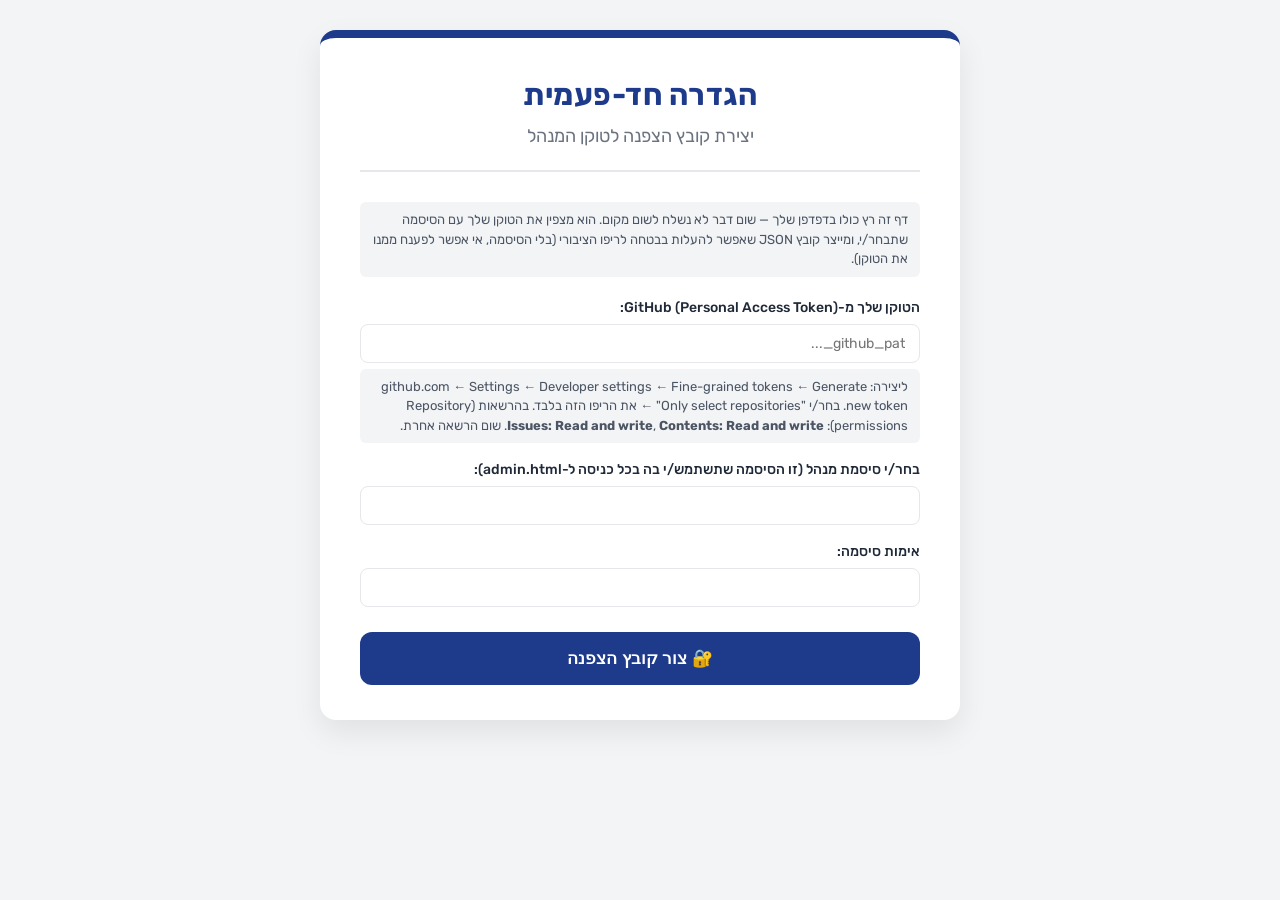
<file: setup.html>
<!DOCTYPE html>
<html lang="he" dir="rtl">
<head>
<meta charset="UTF-8">
<meta name="viewport" content="width=device-width, initial-scale=1.0">
<title>הגדרה ראשונית – טוקן מנהל</title>
<link href="https://fonts.googleapis.com/css2?family=Rubik:wght@300;400;500;600;700&display=swap" rel="stylesheet">
<link rel="stylesheet" href="css/style.css">
</head>
<body>
<div class="container" style="max-width:640px;">
  <div class="header-section">
    <h1>הגדרה חד-פעמית</h1>
    <h2>יצירת קובץ הצפנה לטוקן המנהל</h2>
  </div>

  <div class="note" style="margin-bottom:20px;">
    דף זה רץ כולו בדפדפן שלך — שום דבר לא נשלח לשום מקום. הוא מצפין את
    הטוקן שלך עם הסיסמה שתבחר/י, ומייצר קובץ JSON שאפשר להעלות בבטחה
    לריפו הציבורי (בלי הסיסמה, אי אפשר לפענח ממנו את הטוקן).
  </div>

  <div class="form-group">
    <label>הטוקן שלך מ-GitHub (Personal Access Token):</label>
    <input type="password" id="token" placeholder="github_pat_...">
    <p class="note" style="margin-top:6px;">
      ליצירה: github.com ← Settings ← Developer settings ← Fine-grained tokens ← Generate new token.
      בחר/י "Only select repositories" ← את הריפו הזה בלבד. בהרשאות (Repository permissions):
      <strong>Issues: Read and write</strong>, <strong>Contents: Read and write</strong>. שום הרשאה אחרת.
    </p>
  </div>

  <div class="form-group">
    <label>בחר/י סיסמת מנהל (זו הסיסמה שתשתמש/י בה בכל כניסה ל-admin.html):</label>
    <input type="password" id="password">
  </div>
  <div class="form-group">
    <label>אימות סיסמה:</label>
    <input type="password" id="password2">
  </div>

  <button class="btn" id="btnGenerate">🔐 צור קובץ הצפנה</button>

  <div id="result" style="display:none; margin-top:24px;">
    <div class="section-title">התוצאה</div>
    <p class="note">העתק/י את הטקסט הבא לקובץ בשם <code>data/admin-auth.json</code> בריפו והעלה/י (commit).</p>
    <textarea id="output" style="width:100%; height:160px; font-family:monospace; font-size:12px; padding:10px; border:1px solid var(--border); border-radius:8px; margin-top:10px;" readonly></textarea>
    <button class="btn btn-secondary" id="btnCopy" style="margin-top:10px;">העתק ללוח</button>
  </div>
</div>

<script src="js/crypto.js"></script>
<script>
document.getElementById("btnGenerate").addEventListener("click", async () => {
  const token = document.getElementById("token").value.trim();
  const pw = document.getElementById("password").value;
  const pw2 = document.getElementById("password2").value;
  if (!token) { alert("נא להזין טוקן."); return; }
  if (pw.length < 6) { alert("הסיסמה חייבת להיות באורך 6 תווים לפחות."); return; }
  if (pw !== pw2) { alert("הסיסמאות אינן תואמות."); return; }

  const blob = await encryptSecret(pw, token);
  document.getElementById("output").value = JSON.stringify(blob, null, 2);
  document.getElementById("result").style.display = "block";
});

document.getElementById("btnCopy").addEventListener("click", () => {
  document.getElementById("output").select();
  document.execCommand("copy");
});
</script>
</body>
</html>
</file>
<file: css/style.css>
:root {
  --primary: #1e3a8a;
  --secondary: #3b82f6;
  --bg-color: #f3f4f6;
  --surface: #ffffff;
  --text-main: #1f2937;
  --text-light: #6b7280;
  --border: #e5e7eb;
  --accent-light: #f0f4ff;
  --danger: #dc2626;
  --success: #16a34a;
  --warning: #d97706;
}

* { box-sizing: border-box; margin: 0; padding: 0; }

body {
  font-family: 'Rubik', sans-serif;
  background-color: var(--bg-color);
  color: var(--text-main);
  line-height: 1.5;
  padding: 20px;
  display: flex;
  justify-content: center;
  align-items: flex-start;
  min-height: 100vh;
}

.container {
  max-width: 950px;
  width: 100%;
  background: var(--surface);
  border-radius: 16px;
  box-shadow: 0 12px 30px rgba(0,0,0,0.08);
  padding: 35px 40px;
  border-top: 8px solid var(--primary);
  margin: 10px 0;
}

.header-section { text-align: center; margin-bottom: 30px; padding-bottom: 20px; border-bottom: 2px solid var(--border); }
.header-section h1 { color: var(--primary); font-size: 30px; font-weight: 700; margin-bottom: 5px; letter-spacing: 0.5px; }
.header-section h2 { color: var(--text-light); font-size: 18px; font-weight: 400; }

.flex-row { display: flex; flex-wrap: wrap; gap: 20px; margin-bottom: 25px; }
.flex-col { flex: 1; min-width: 260px; background: #f9fafb; padding: 20px; border-radius: 12px; border: 1px solid var(--border); }

.section-title { font-size: 17px; font-weight: 600; color: var(--primary); margin-bottom: 18px; border-bottom: 2px solid var(--secondary); display: inline-block; padding-bottom: 6px; }

.form-group { margin-bottom: 16px; }
label { display: block; font-weight: 500; margin-bottom: 6px; font-size: 14px; color: var(--text-main); }

input[type="text"], input[type="tel"], input[type="email"], input[type="password"],
input[type="datetime-local"], select {
  width: 100%; padding: 10px 14px; border: 1px solid var(--border); border-radius: 8px;
  font-family: 'Rubik', sans-serif; font-size: 14px; background-color: white; transition: all 0.2s;
}
input:focus, select:focus { outline: none; border-color: var(--secondary); box-shadow: 0 0 0 3px rgba(59,130,246,0.15); }

.equipment-category { margin-bottom: 24px; border: 1px solid var(--border); border-radius: 12px; overflow: hidden; background: #fff; }
.category-header { background: var(--primary); color: white; padding: 10px 18px; font-weight: 600; font-size: 16px; }
.equipment-grid { display: grid; grid-template-columns: repeat(auto-fill, minmax(200px, 1fr)); gap: 14px; padding: 18px; background: #fdfdfd; }

.equip-item { display: flex; align-items: center; gap: 8px; font-size: 14px; background: white; padding: 6px 8px; border-radius: 6px; border: 1px solid #f0f0f0; }
.equip-item input[type="checkbox"] { width: 17px; height: 17px; cursor: pointer; accent-color: var(--primary); flex-shrink: 0; }
.equip-item label { margin-bottom: 0; font-weight: 400; cursor: pointer; flex: 1; }
.equip-item.unavailable { opacity: 0.45; }
.equip-item.unavailable label { text-decoration: line-through; cursor: not-allowed; }

.qty-input { width: 55px; padding: 6px 4px; border: 1px solid var(--border); border-radius: 6px; font-size: 13px; text-align: center; background: #f9fafb; }
.avail-note { font-size: 11px; color: var(--text-light); }
.avail-note.low { color: var(--warning); }
.avail-note.none { color: var(--danger); }

.btn { display: block; width: 100%; background: var(--primary); color: white; text-align: center; padding: 16px; font-size: 17px; font-weight: 600; border: none; border-radius: 12px; cursor: pointer; margin-top: 25px; transition: background 0.25s, transform 0.1s; }
.btn:hover { background: #1e40af; transform: scale(1.01); }
.btn:disabled { background: #9ca3af; cursor: not-allowed; transform: none; }
.btn-secondary { background: var(--secondary); }
.btn-danger { background: var(--danger); }
.btn-small { width: auto; padding: 8px 16px; font-size: 14px; margin-top: 0; }

hr { margin: 20px 0 15px; border: 0; border-top: 1px solid var(--border); }
.note { font-size: 13px; color: #4b5563; background: #f3f4f6; padding: 8px 12px; border-radius: 6px; }

.status-badge { display: inline-block; padding: 3px 10px; border-radius: 999px; font-size: 12px; font-weight: 600; }
.status-pending { background: #fef3c7; color: #92400e; }
.status-approved { background: #dcfce7; color: #166534; }
.status-rejected { background: #fee2e2; color: #991b1b; }
.status-returned { background: #e0e7ff; color: #3730a3; }

.request-card { border: 1px solid var(--border); border-radius: 10px; padding: 14px 18px; margin-bottom: 12px; background: #fafafa; }
.request-card .top-row { display: flex; justify-content: space-between; align-items: center; gap: 10px; flex-wrap: wrap; }

.login-box { max-width: 420px; margin: 60px auto; }

.kpi-card { flex: 1; min-width: 130px; background: white; border: 1px solid var(--border); border-radius: 12px; padding: 16px; text-align: center; }
.kpi-card .num { font-size: 28px; font-weight: 700; color: var(--primary); }
.kpi-card.warn .num { color: var(--warning); }
.kpi-card.danger .num { color: var(--danger); }
.kpi-card .label { font-size: 13px; color: var(--text-light); margin-top: 4px; }

.cal-day { margin-bottom: 14px; }
.cal-day .cal-date { font-weight: 600; color: var(--primary); font-size: 14px; margin-bottom: 6px; }
.cal-event { display: flex; align-items: center; gap: 8px; font-size: 13px; padding: 6px 10px; border-radius: 8px; background: #f9fafb; margin-bottom: 4px; }
.cal-event.pickup { border-right: 3px solid var(--secondary); }
.cal-event.return { border-right: 3px solid var(--success); }
.cal-event.overdue { border-right: 3px solid var(--danger); background: #fee2e2; }
.cal-event .time { font-weight: 600; min-width: 46px; }

@media print {
  body { padding: 0; background: white; }
  .container { box-shadow: none; border: none; padding: 15px; max-width: 100%; }
  .btn { display: none !important; }
}

@media (max-width: 600px) {
  .container { padding: 20px; }
  .equipment-grid { grid-template-columns: 1fr; }
}
</file>
